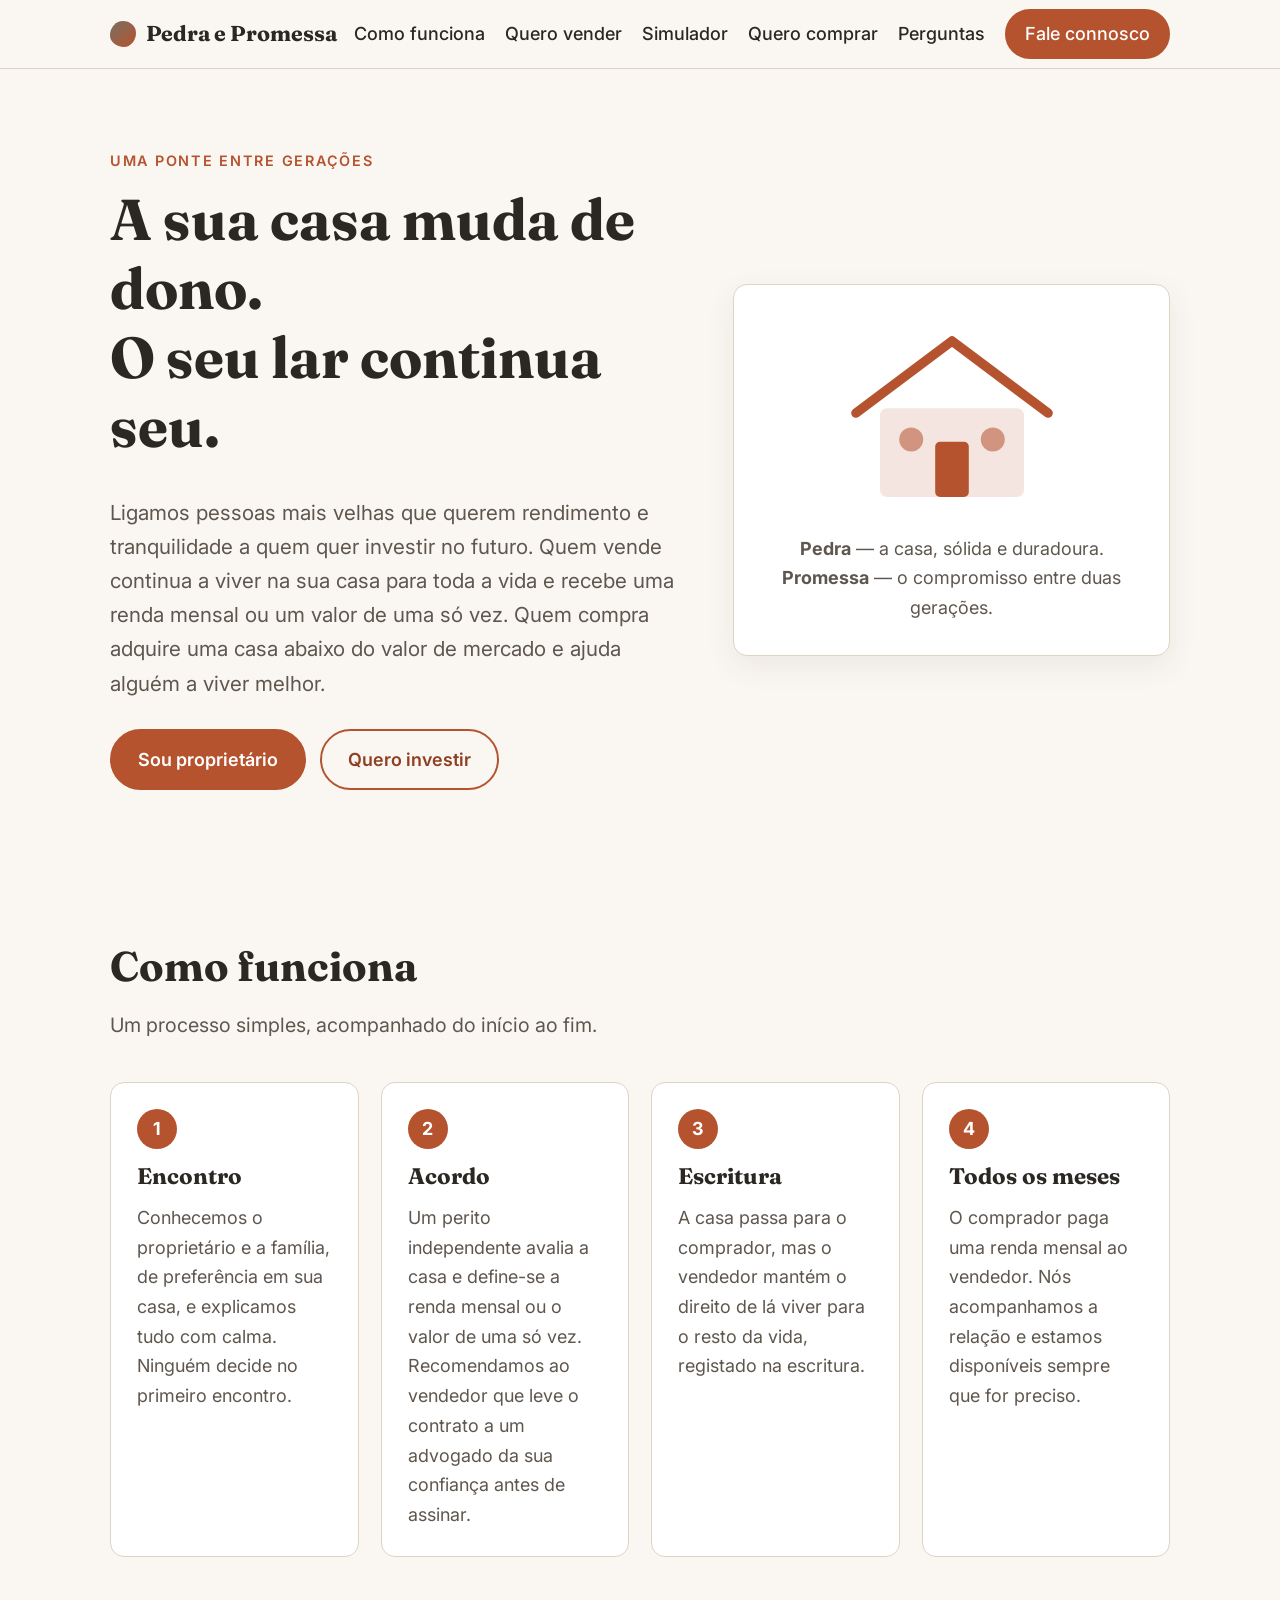
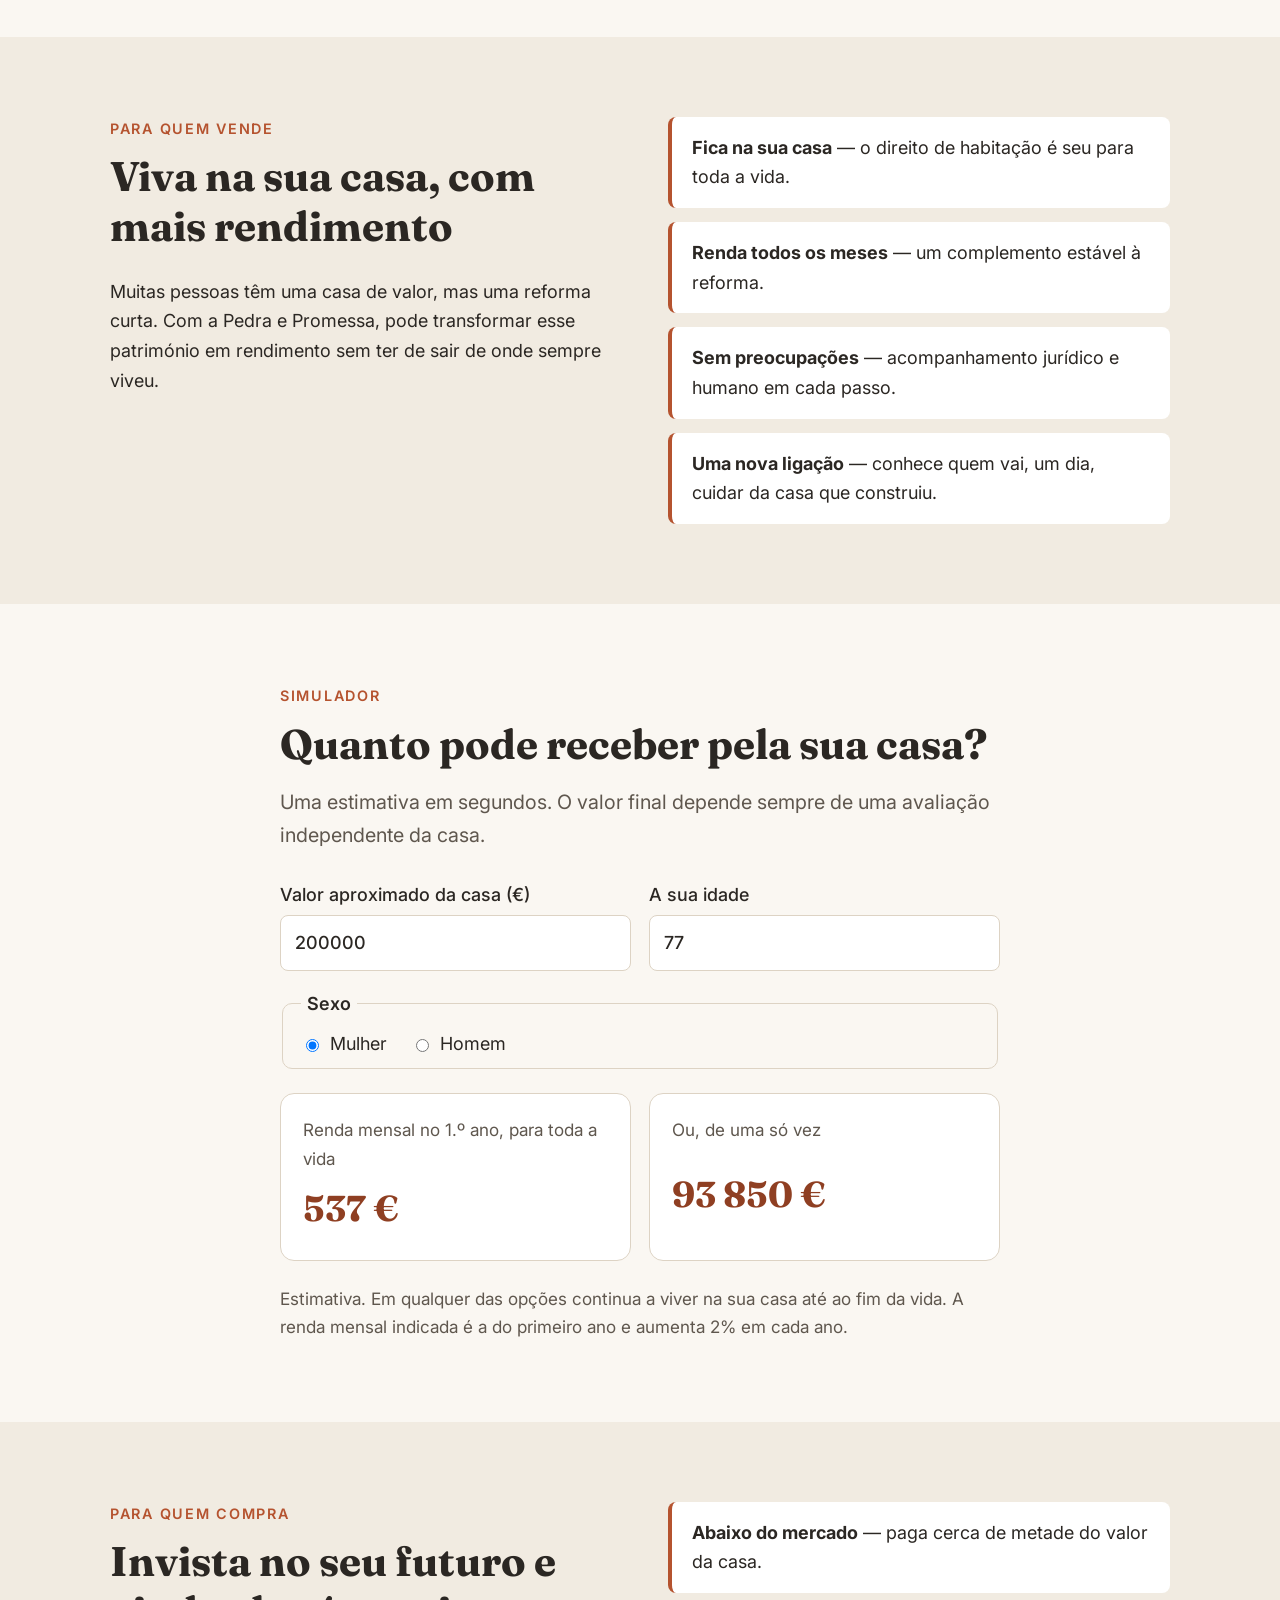
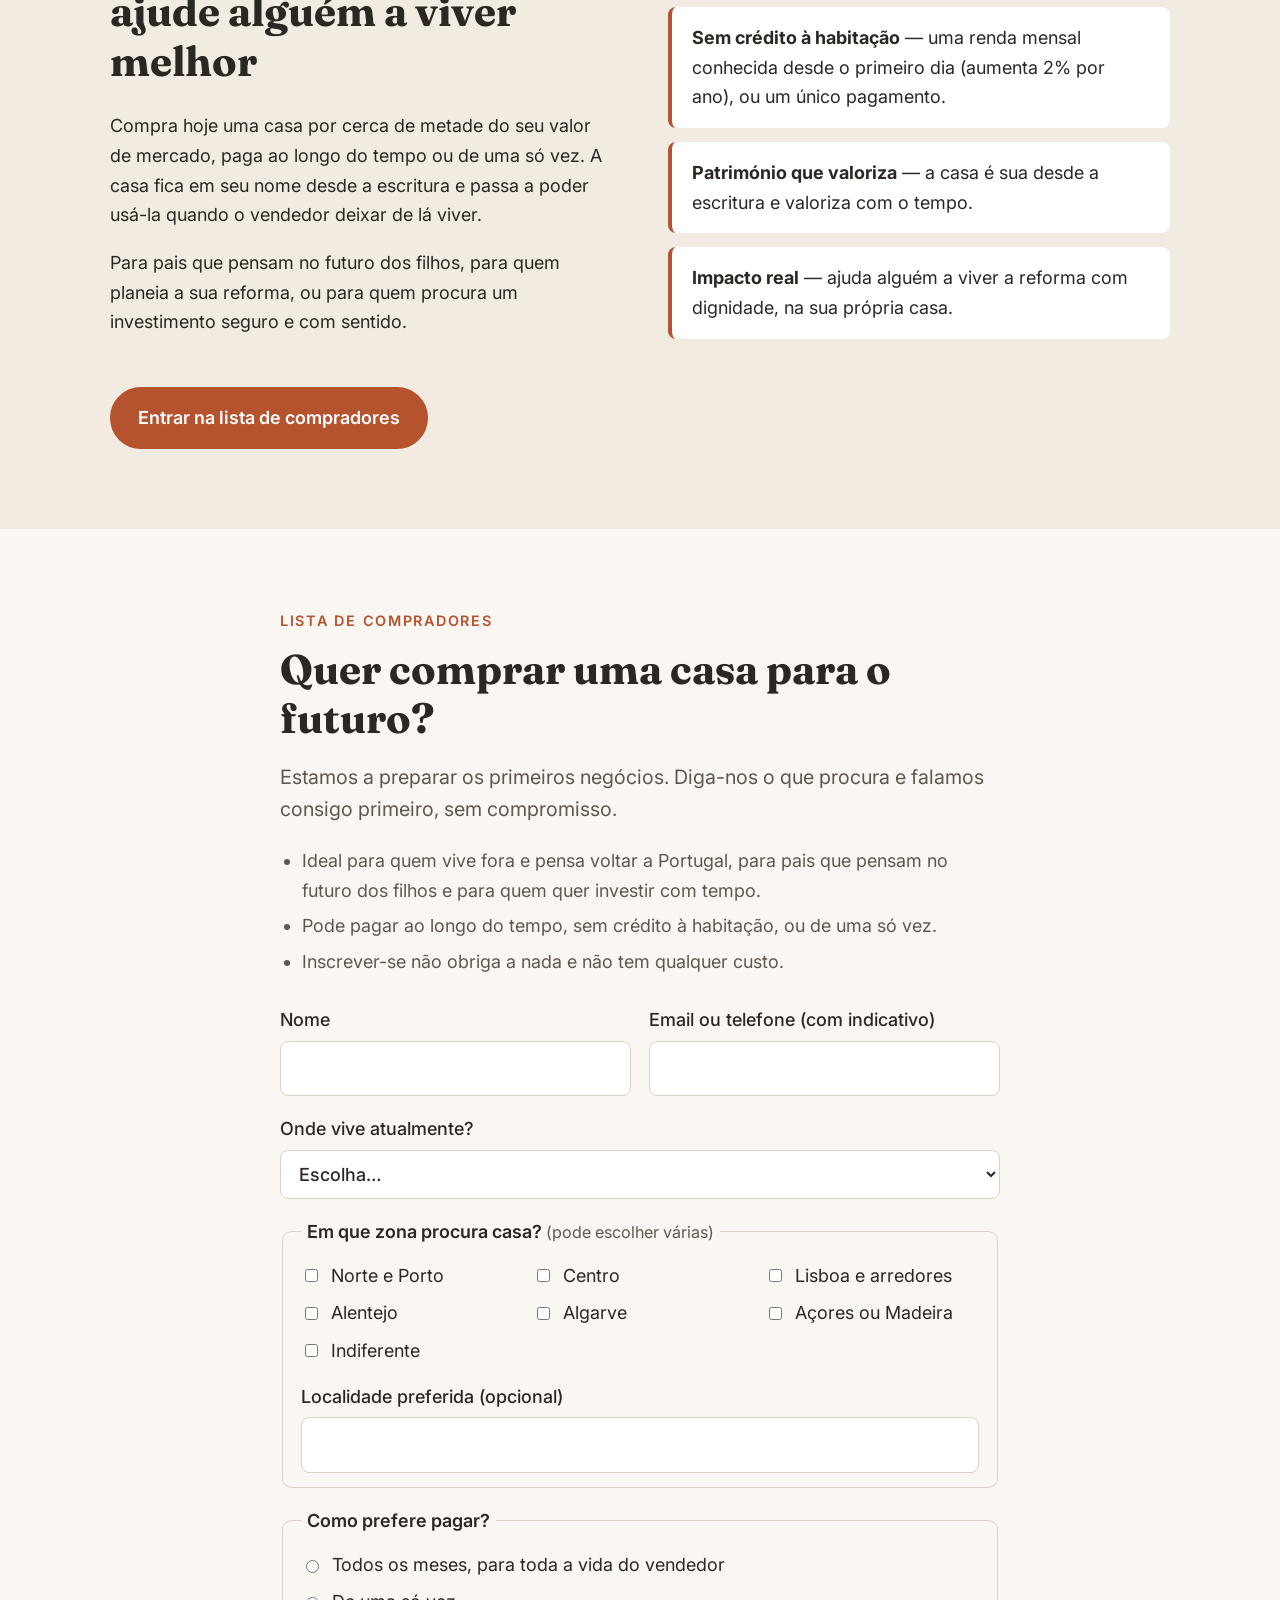
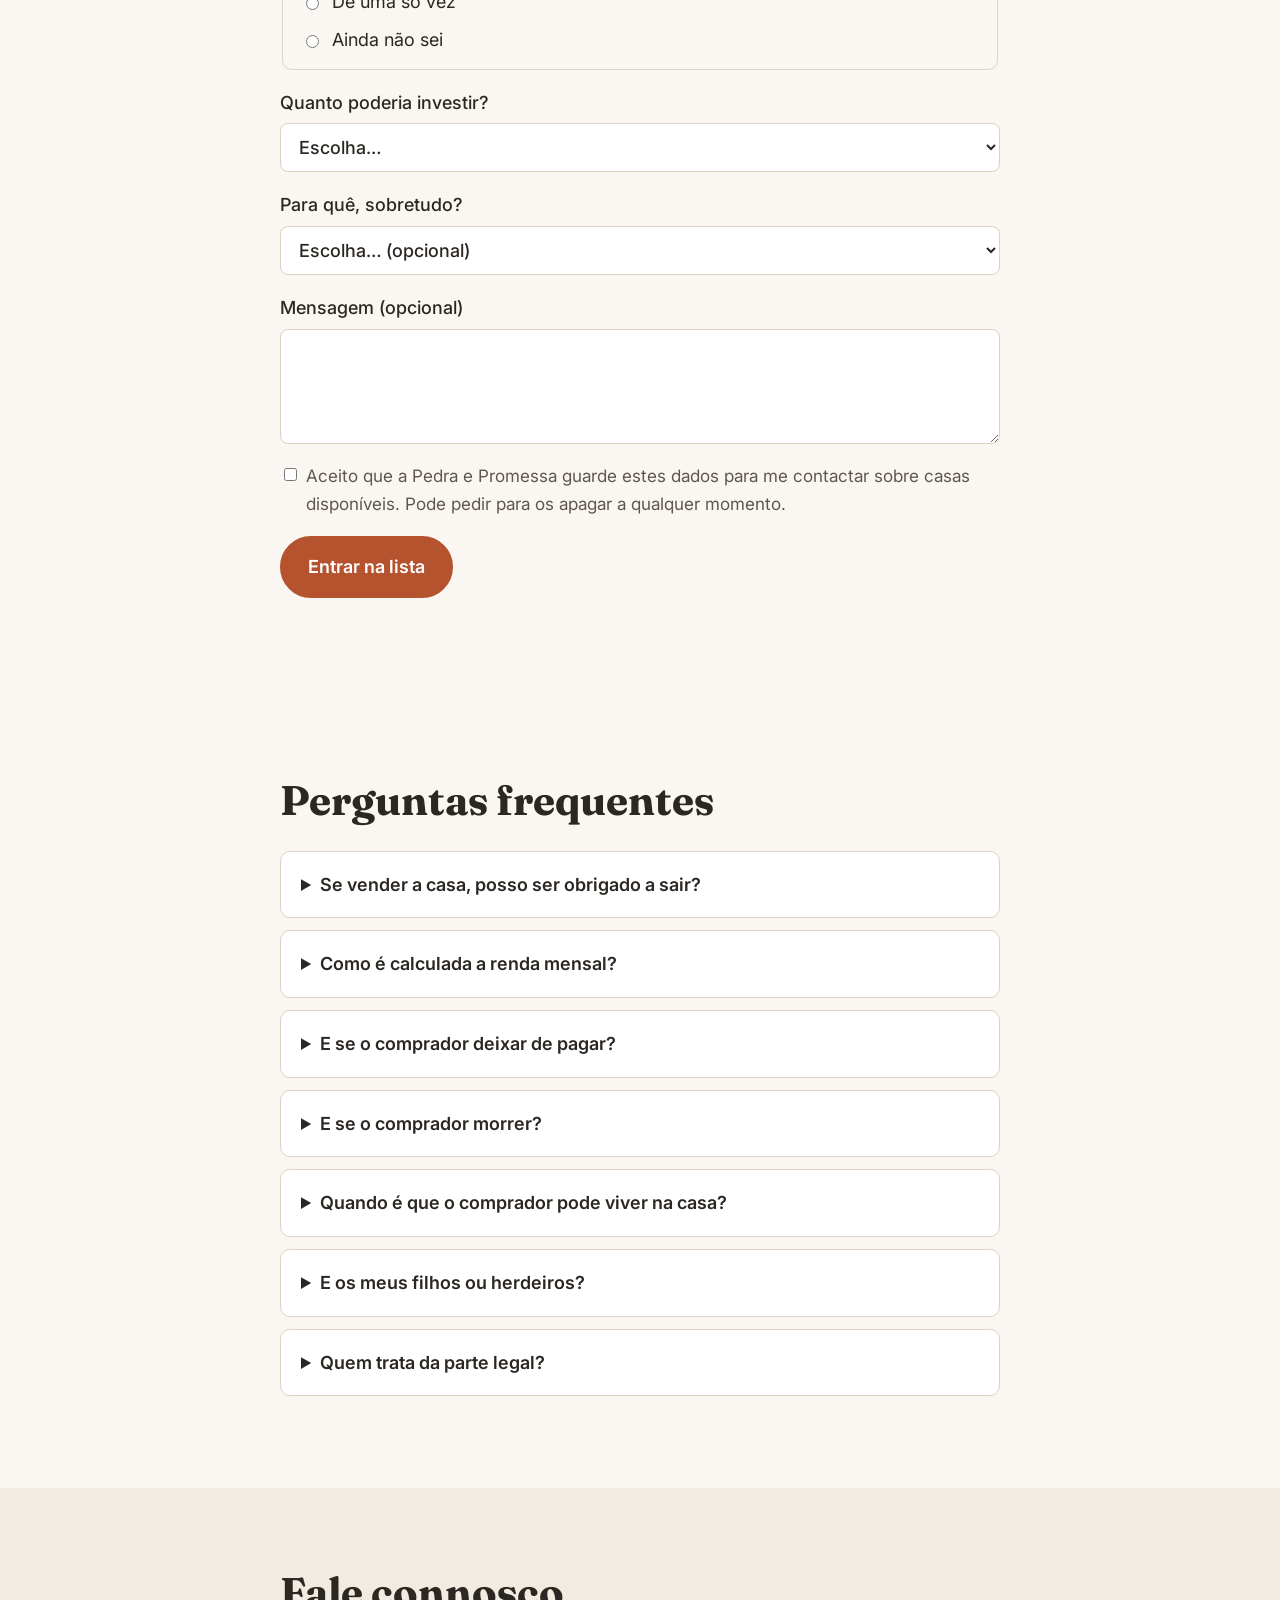
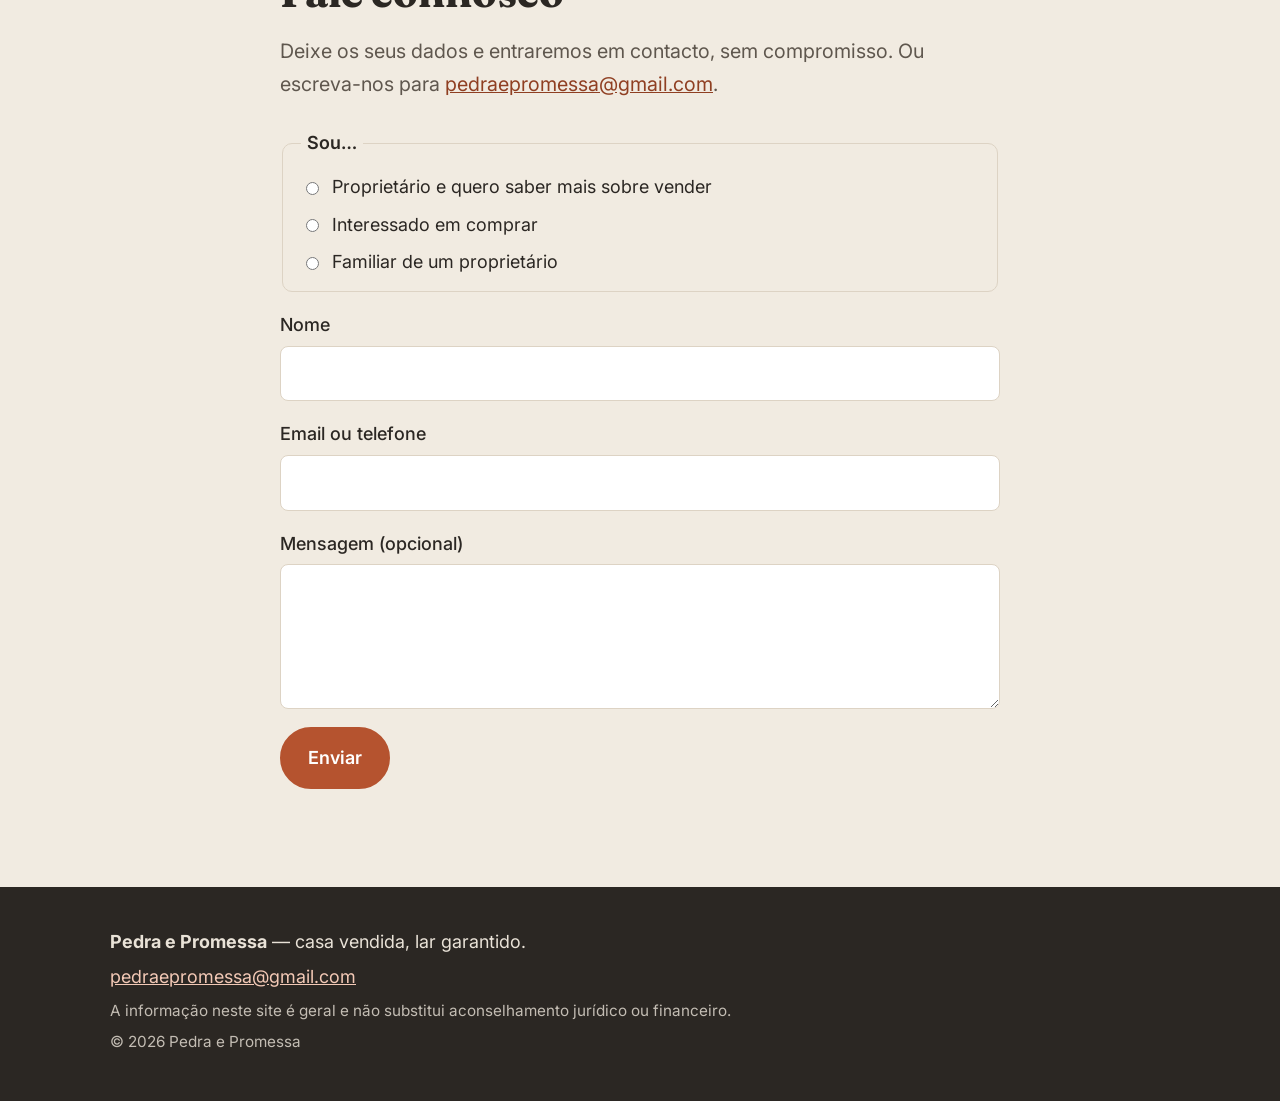
<file: index.html>
<!doctype html>
<html lang="pt-PT">
<head>
  <meta charset="utf-8">
  <meta name="viewport" content="width=device-width, initial-scale=1">
  <title>Pedra e Promessa — Casa vendida, lar garantido</title>
  <meta name="description" content="Pedra e Promessa liga gerações: pessoas mais velhas vendem a casa a jovens, mantêm o direito de lá viver e recebem uma renda mensal.">
  <link rel="preconnect" href="https://fonts.googleapis.com">
  <link rel="preconnect" href="https://fonts.gstatic.com" crossorigin>
  <link href="https://fonts.googleapis.com/css2?family=Fraunces:opsz,wght@9..144,500;9..144,700&family=Inter:wght@400;500;600&display=swap" rel="stylesheet">
  <link rel="stylesheet" href="styles.css">
</head>
<body>
  <a class="skip-link" href="#conteudo">Saltar para o conteúdo</a>

  <header class="site-header">
    <div class="container header-inner">
      <a href="#" class="logo" aria-label="Pedra e Promessa — início">
        <span class="logo-mark" aria-hidden="true"></span>
        Pedra e Promessa
      </a>
      <button class="nav-toggle" aria-expanded="false" aria-controls="nav">Menu</button>
      <nav id="nav" class="site-nav">
        <a href="#como-funciona">Como funciona</a>
        <a href="#vender">Quero vender</a>
        <a href="#simulador">Simulador</a>
        <a href="#comprar">Quero comprar</a>
        <a href="#perguntas">Perguntas</a>
        <a href="#contacto" class="btn btn-small">Fale connosco</a>
      </nav>
    </div>
  </header>

  <main id="conteudo">
    <section class="hero">
      <div class="container hero-inner">
        <div>
          <p class="eyebrow">Uma ponte entre gerações</p>
          <h1>A sua casa muda de dono.<br>O seu lar continua seu.</h1>
          <p class="lead">
            Ligamos pessoas mais velhas que querem rendimento e tranquilidade a quem quer
            investir no futuro. Quem vende continua a viver na sua casa para toda a vida e
            recebe uma renda mensal ou um valor de uma só vez. Quem compra adquire uma casa
            abaixo do valor de mercado e ajuda alguém a viver melhor.
          </p>
          <div class="hero-actions">
            <a href="#vender" class="btn">Sou proprietário</a>
            <a href="#comprar" class="btn btn-outline">Quero investir</a>
          </div>
        </div>
        <figure class="hero-card" aria-hidden="true">
          <div class="hero-house">
            <svg viewBox="0 0 200 160" role="img">
              <path d="M20 80 L100 20 L180 80" fill="none" stroke="currentColor" stroke-width="8" stroke-linejoin="round" stroke-linecap="round"/>
              <rect x="40" y="76" width="120" height="74" rx="6" fill="currentColor" opacity=".15"/>
              <rect x="86" y="104" width="28" height="46" rx="4" fill="currentColor"/>
              <circle cx="66" cy="102" r="10" fill="currentColor" opacity=".55"/>
              <circle cx="134" cy="102" r="10" fill="currentColor" opacity=".55"/>
            </svg>
          </div>
          <p><strong>Pedra</strong> — a casa, sólida e duradoura.<br><strong>Promessa</strong> — o compromisso entre duas gerações.</p>
        </figure>
      </div>
    </section>

    <section id="como-funciona" class="section">
      <div class="container">
        <h2>Como funciona</h2>
        <p class="section-lead">Um processo simples, acompanhado do início ao fim.</p>
        <ol class="steps">
          <li>
            <span class="step-num">1</span>
            <h3>Encontro</h3>
            <p>Conhecemos o proprietário e a família, de preferência em sua casa, e explicamos tudo com calma. Ninguém decide no primeiro encontro.</p>
          </li>
          <li>
            <span class="step-num">2</span>
            <h3>Acordo</h3>
            <p>Um perito independente avalia a casa e define-se a renda mensal ou o valor de uma só vez. Recomendamos ao vendedor que leve o contrato a um advogado da sua confiança antes de assinar.</p>
          </li>
          <li>
            <span class="step-num">3</span>
            <h3>Escritura</h3>
            <p>A casa passa para o comprador, mas o vendedor mantém o direito de lá viver para o resto da vida, registado na escritura.</p>
          </li>
          <li>
            <span class="step-num">4</span>
            <h3>Todos os meses</h3>
            <p>O comprador paga uma renda mensal ao vendedor. Nós acompanhamos a relação e estamos disponíveis sempre que for preciso.</p>
          </li>
        </ol>
      </div>
    </section>

    <section id="vender" class="section section-alt">
      <div class="container split">
        <div>
          <p class="eyebrow">Para quem vende</p>
          <h2>Viva na sua casa, com mais rendimento</h2>
          <p>Muitas pessoas têm uma casa de valor, mas uma reforma curta. Com a Pedra e Promessa, pode transformar esse património em rendimento sem ter de sair de onde sempre viveu.</p>
        </div>
        <ul class="benefits">
          <li><strong>Fica na sua casa</strong> — o direito de habitação é seu para toda a vida.</li>
          <li><strong>Renda todos os meses</strong> — um complemento estável à reforma.</li>
          <li><strong>Sem preocupações</strong> — acompanhamento jurídico e humano em cada passo.</li>
          <li><strong>Uma nova ligação</strong> — conhece quem vai, um dia, cuidar da casa que construiu.</li>
        </ul>
      </div>
    </section>

    <section id="simulador" class="section">
      <div class="container narrow">
        <p class="eyebrow">Simulador</p>
        <h2>Quanto pode receber pela sua casa?</h2>
        <p class="section-lead">Uma estimativa em segundos. O valor final depende sempre de uma avaliação independente da casa.</p>
        <form class="sim" id="sim" novalidate>
          <div class="sim-fields">
            <label>Valor aproximado da casa (€)
              <input type="number" id="sim-valor" name="valor" min="20000" max="5000000" step="5000" value="200000" inputmode="numeric">
            </label>
            <label>A sua idade
              <input type="number" id="sim-idade" name="idade" min="65" max="100" value="77" inputmode="numeric">
            </label>
            <fieldset class="sim-sexo">
              <legend>Sexo</legend>
              <label><input type="radio" name="sexo" value="F" checked> Mulher</label>
              <label><input type="radio" name="sexo" value="M"> Homem</label>
            </fieldset>
          </div>
          <div class="sim-result" aria-live="polite">
            <div class="sim-card">
              <span class="sim-label">Renda mensal no 1.º ano, para toda a vida</span>
              <strong class="sim-value" id="sim-mensal">—</strong>
            </div>
            <div class="sim-card">
              <span class="sim-label">Ou, de uma só vez</span>
              <strong class="sim-value" id="sim-imediato">—</strong>
            </div>
          </div>
          <p class="sim-note" id="sim-note">Em qualquer das opções continua a viver na sua casa até ao fim da vida.</p>
        </form>
      </div>
    </section>

    <section id="comprar" class="section section-alt">
      <div class="container split">
        <div>
          <p class="eyebrow">Para quem compra</p>
          <h2>Invista no seu futuro e ajude alguém a viver melhor</h2>
          <p>Compra hoje uma casa por cerca de metade do seu valor de mercado, paga ao longo do tempo ou de uma só vez. A casa fica em seu nome desde a escritura e passa a poder usá-la quando o vendedor deixar de lá viver.</p>
          <p>Para pais que pensam no futuro dos filhos, para quem planeia a sua reforma, ou para quem procura um investimento seguro e com sentido.</p>
        </div>
        <ul class="benefits">
          <li><strong>Abaixo do mercado</strong> — paga cerca de metade do valor da casa.</li>
          <li><strong>Sem crédito à habitação</strong> — uma renda mensal conhecida desde o primeiro dia (aumenta 2% por ano), ou um único pagamento.</li>
          <li><strong>Património que valoriza</strong> — a casa é sua desde a escritura e valoriza com o tempo.</li>
          <li><strong>Impacto real</strong> — ajuda alguém a viver a reforma com dignidade, na sua própria casa.</li>
        </ul>
      </div>
      <div class="container">
        <p class="split-cta"><a href="#lista-compradores" class="btn">Entrar na lista de compradores</a></p>
      </div>
    </section>

    <section id="lista-compradores" class="section">
      <div class="container narrow">
        <p class="eyebrow">Lista de compradores</p>
        <h2>Quer comprar uma casa para o futuro?</h2>
        <p class="section-lead">Estamos a preparar os primeiros negócios. Diga-nos o que procura e falamos consigo primeiro, sem compromisso.</p>
        <ul class="waitlist-points">
          <li>Ideal para quem vive fora e pensa voltar a Portugal, para pais que pensam no futuro dos filhos e para quem quer investir com tempo.</li>
          <li>Pode pagar ao longo do tempo, sem crédito à habitação, ou de uma só vez.</li>
          <li>Inscrever-se não obriga a nada e não tem qualquer custo.</li>
        </ul>

        <form class="contact-form waitlist-form" id="waitlist-form" novalidate>
          <div class="form-row">
            <label>Nome
              <input type="text" name="nome" autocomplete="name" required>
            </label>
            <label>Email ou telefone (com indicativo)
              <input type="text" name="contacto" autocomplete="email" required>
            </label>
          </div>

          <label>Onde vive atualmente?
            <select name="pais" required>
              <option value="">Escolha…</option>
              <option>Portugal</option>
              <option>Países Baixos</option>
              <option>França</option>
              <option>Suíça</option>
              <option>Luxemburgo</option>
              <option>Alemanha</option>
              <option>Reino Unido</option>
              <option>Outro país</option>
            </select>
          </label>

          <fieldset class="role">
            <legend>Em que zona procura casa? <span class="hint">(pode escolher várias)</span></legend>
            <div class="check-grid">
              <label><input type="checkbox" name="zona" value="Norte e Porto"> Norte e Porto</label>
              <label><input type="checkbox" name="zona" value="Centro"> Centro</label>
              <label><input type="checkbox" name="zona" value="Lisboa e arredores"> Lisboa e arredores</label>
              <label><input type="checkbox" name="zona" value="Alentejo"> Alentejo</label>
              <label><input type="checkbox" name="zona" value="Algarve"> Algarve</label>
              <label><input type="checkbox" name="zona" value="Ilhas"> Açores ou Madeira</label>
              <label><input type="checkbox" name="zona" value="Indiferente"> Indiferente</label>
            </div>
            <label class="inline-text">Localidade preferida (opcional)
              <input type="text" name="localidade">
            </label>
          </fieldset>

          <fieldset class="role">
            <legend>Como prefere pagar?</legend>
            <label><input type="radio" name="pagamento" value="mensal" required> Todos os meses, para toda a vida do vendedor</label>
            <label><input type="radio" name="pagamento" value="imediato"> De uma só vez</label>
            <label><input type="radio" name="pagamento" value="indeciso"> Ainda não sei</label>
          </fieldset>

          <label>Quanto poderia investir?
            <select name="orcamento" required>
              <option value="">Escolha…</option>
              <optgroup label="Por mês">
                <option>Até 400 € por mês</option>
                <option>400 a 700 € por mês</option>
                <option>700 a 1.000 € por mês</option>
                <option>Mais de 1.000 € por mês</option>
              </optgroup>
              <optgroup label="De uma só vez">
                <option>Até 75.000 €</option>
                <option>75.000 a 150.000 €</option>
                <option>150.000 a 250.000 €</option>
                <option>Mais de 250.000 €</option>
              </optgroup>
            </select>
          </label>

          <label>Para quê, sobretudo?
            <select name="objetivo">
              <option value="">Escolha… (opcional)</option>
              <option>Uma casa para a minha reforma</option>
              <option>Uma casa para os meus filhos</option>
              <option>Investimento</option>
              <option>Outro</option>
            </select>
          </label>

          <label>Mensagem (opcional)
            <textarea name="mensagem" rows="3"></textarea>
          </label>

          <label class="consent"><input type="checkbox" name="consentimento" required> Aceito que a Pedra e Promessa guarde estes dados para me contactar sobre casas disponíveis. Pode pedir para os apagar a qualquer momento.</label>

          <button type="submit" class="btn">Entrar na lista</button>
          <p class="form-status" role="status" aria-live="polite"></p>
        </form>
      </div>
    </section>

    <section id="perguntas" class="section">
      <div class="container narrow">
        <h2>Perguntas frequentes</h2>
        <details>
          <summary>Se vender a casa, posso ser obrigado a sair?</summary>
          <p>Não. O direito de continuar a viver na casa fica registado na escritura e acompanha o imóvel, mesmo que este volte a ser vendido.</p>
        </details>
        <details>
          <summary>Como é calculada a renda mensal?</summary>
          <p>Depende do valor da casa e da idade do vendedor. Ao longo da vida esperada do vendedor, o comprador paga cerca de metade do valor da casa. A renda aumenta 2% todos os anos. A proposta parte sempre de uma avaliação independente.</p>
        </details>
        <details>
          <summary>E se o comprador deixar de pagar?</summary>
          <p>Se faltarem 5 rendas e a dívida não for paga depois de aviso, o vendedor pode recuperar a casa por inteiro. Nesse caso devolve apenas uma pequena parte das rendas do último ano, em prestações.</p>
        </details>
        <details>
          <summary>E se o comprador morrer?</summary>
          <p>Os herdeiros do comprador têm 90 dias para decidir se continuam a pagar a renda. Se não continuarem, a casa volta para o vendedor.</p>
        </details>
        <details>
          <summary>Quando é que o comprador pode viver na casa?</summary>
          <p>Quando o vendedor deixar de lá viver — por escolha própria ou após o seu falecimento. Até lá, a casa continua a ser o lar do vendedor.</p>
        </details>
        <details>
          <summary>E os meus filhos ou herdeiros?</summary>
          <p>Recomendamos que a família participe na conversa desde o início. A decisão é sempre do proprietário, mas a transparência evita conflitos futuros.</p>
        </details>
        <details>
          <summary>Quem trata da parte legal?</summary>
          <p>Os contratos são preparados pelo nosso advogado e a escritura é feita num notário. Recomendamos sempre ao vendedor que tenha o seu próprio advogado, escolhido por si, para rever tudo antes de assinar. O comprador também pode ter o seu.</p>
        </details>
      </div>
    </section>

    <section id="contacto" class="section section-alt">
      <div class="container narrow">
        <h2>Fale connosco</h2>
        <p class="section-lead">Deixe os seus dados e entraremos em contacto, sem compromisso. Ou escreva-nos para <a href="mailto:pedraepromessa@gmail.com">pedraepromessa@gmail.com</a>.</p>
        <form class="contact-form" id="contact-form" novalidate>
          <fieldset class="role">
            <legend>Sou…</legend>
            <label><input type="radio" name="perfil" value="vender" required> Proprietário e quero saber mais sobre vender</label>
            <label><input type="radio" name="perfil" value="comprar"> Interessado em comprar</label>
            <label><input type="radio" name="perfil" value="familiar"> Familiar de um proprietário</label>
          </fieldset>
          <label>Nome
            <input type="text" name="nome" autocomplete="name" required>
          </label>
          <label>Email ou telefone
            <input type="text" name="contacto" autocomplete="email" required>
          </label>
          <label>Mensagem (opcional)
            <textarea name="mensagem" rows="4"></textarea>
          </label>
          <button type="submit" class="btn">Enviar</button>
          <p class="form-status" role="status" aria-live="polite"></p>
        </form>
      </div>
    </section>
  </main>

  <footer class="site-footer">
    <div class="container">
      <p><strong>Pedra e Promessa</strong> — casa vendida, lar garantido.</p>
      <p><a class="footer-link" href="mailto:pedraepromessa@gmail.com">pedraepromessa@gmail.com</a></p>
      <p class="small">A informação neste site é geral e não substitui aconselhamento jurídico ou financeiro.</p>
      <p class="small">© <span id="year"></span> Pedra e Promessa</p>
    </div>
  </footer>

  <script src="script.js"></script>
</body>
</html>
</file>
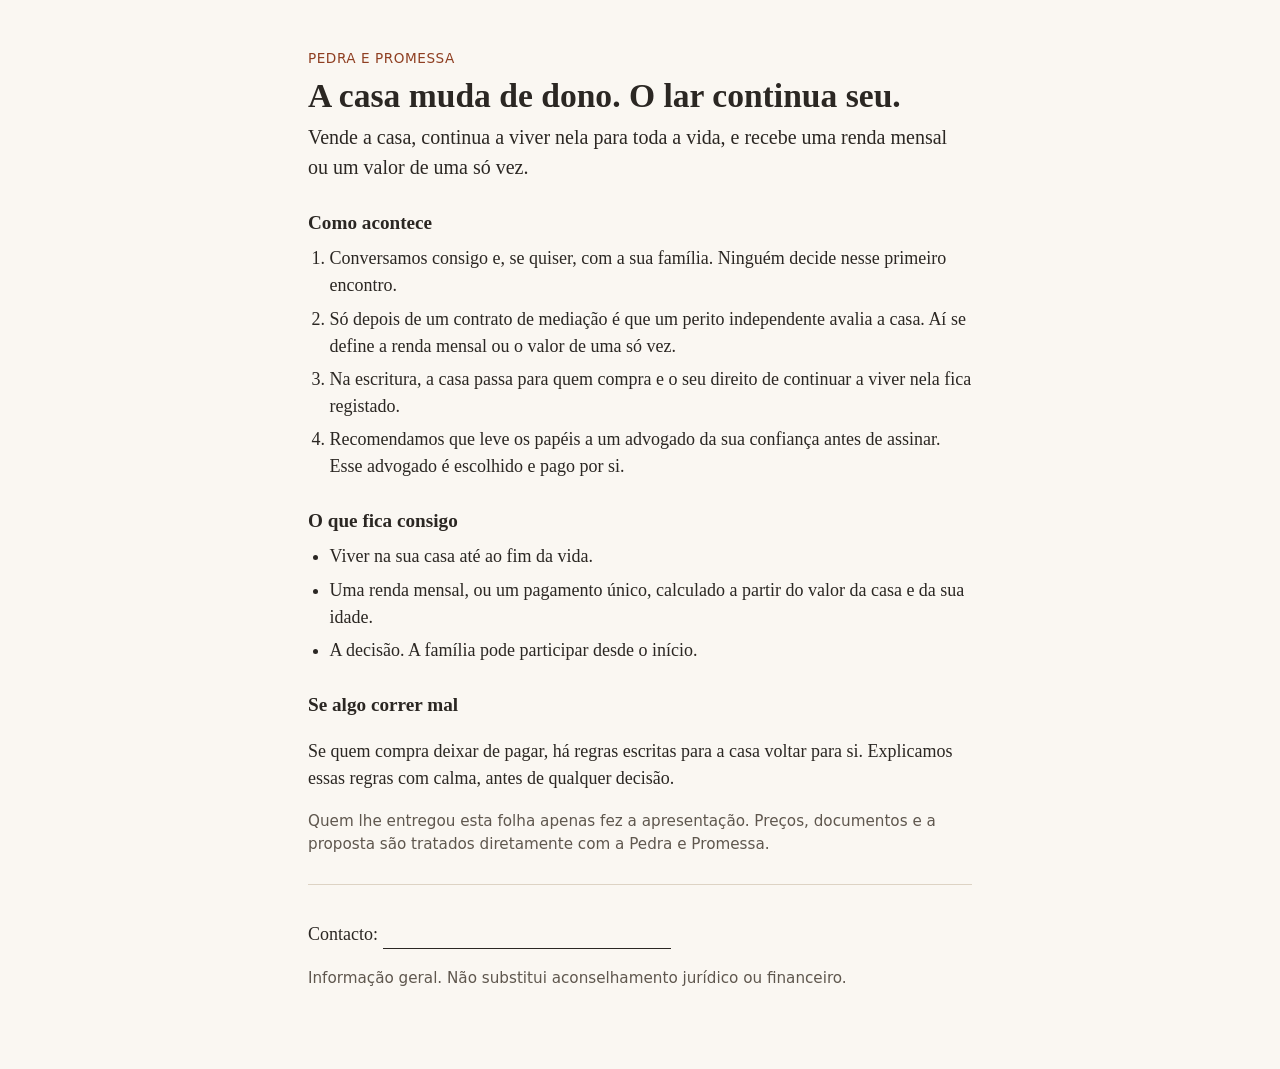
<file: Sales/one-pager.html>
<!doctype html>
<html lang="pt-PT">
<head>
  <meta charset="utf-8">
  <meta name="viewport" content="width=device-width, initial-scale=1">
  <title>Pedra e Promessa — para quem vende</title>
  <style>
    :root {
      --text: #2b2723;
      --muted: #5f574e;
      --accent: #8f3f22;
      --bg: #faf7f2;
      --line: #ddd3c4;
    }
    * { box-sizing: border-box; }
    body {
      margin: 0;
      background: var(--bg);
      color: var(--text);
      font-family: Georgia, "Times New Roman", serif;
      font-size: 18px;
      line-height: 1.5;
    }
    main {
      max-width: 720px;
      margin: 0 auto;
      padding: 48px 28px 64px;
    }
    h1 {
      font-size: 2.1rem;
      line-height: 1.15;
      margin: 0 0 0.2em;
    }
    .brand {
      letter-spacing: 0.04em;
      text-transform: uppercase;
      font-family: system-ui, sans-serif;
      font-size: 0.85rem;
      color: var(--accent);
      margin: 0 0 0.6em;
    }
    .lead { font-size: 1.25rem; margin: 0 0 1.2em; }
    h2 {
      font-size: 1.2rem;
      margin: 1.4em 0 0.4em;
    }
    ol, ul { margin: 0; padding-left: 1.2em; }
    li { margin: 0.35em 0; }
    .quiet {
      color: var(--muted);
      font-family: system-ui, sans-serif;
      font-size: 0.95rem;
    }
    .contact {
      margin-top: 1.6em;
      padding-top: 1em;
      border-top: 1px solid var(--line);
    }
    .blank {
      display: inline-block;
      min-width: 16em;
      border-bottom: 1px solid var(--text);
    }
    @media print {
      body { background: #fff; }
      main { padding: 0; }
    }
  </style>
</head>
<body>
  <main>
    <p class="brand">Pedra e Promessa</p>
    <h1>A casa muda de dono. O lar continua seu.</h1>
    <p class="lead">Vende a casa, continua a viver nela para toda a vida, e recebe uma renda mensal ou um valor de uma só vez.</p>

    <h2>Como acontece</h2>
    <ol>
      <li>Conversamos consigo e, se quiser, com a sua família. Ninguém decide nesse primeiro encontro.</li>
      <li>Só depois de um contrato de mediação é que um perito independente avalia a casa. Aí se define a renda mensal ou o valor de uma só vez.</li>
      <li>Na escritura, a casa passa para quem compra e o seu direito de continuar a viver nela fica registado.</li>
      <li>Recomendamos que leve os papéis a um advogado da sua confiança antes de assinar. Esse advogado é escolhido e pago por si.</li>
    </ol>

    <h2>O que fica consigo</h2>
    <ul>
      <li>Viver na sua casa até ao fim da vida.</li>
      <li>Uma renda mensal, ou um pagamento único, calculado a partir do valor da casa e da sua idade.</li>
      <li>A decisão. A família pode participar desde o início.</li>
    </ul>

    <h2>Se algo correr mal</h2>
    <p>Se quem compra deixar de pagar, há regras escritas para a casa voltar para si. Explicamos essas regras com calma, antes de qualquer decisão.</p>

    <p class="quiet">Quem lhe entregou esta folha apenas fez a apresentação. Preços, documentos e a proposta são tratados diretamente com a Pedra e Promessa.</p>

    <div class="contact">
      <p>Contacto: <span class="blank">&nbsp;</span></p>
      <p class="quiet">Informação geral. Não substitui aconselhamento jurídico ou financeiro.</p>
    </div>
  </main>
</body>
</html>
</file>
<file: styles.css>
:root {
  --bg: #faf7f2;
  --bg-alt: #f1ebe1;
  --surface: #ffffff;
  --text: #2b2723;
  --muted: #5f574e;
  --stone: #7a6f63;
  --accent: #b5532f;       /* terracotta */
  --accent-dark: #8f3f22;
  --border: #ddd3c4;
  --radius: 14px;
  --max: 1100px;
  font-size: 18px;         /* larger base for readability */
}

*, *::before, *::after { box-sizing: border-box; }

body {
  margin: 0;
  font-family: "Inter", system-ui, sans-serif;
  line-height: 1.65;
  color: var(--text);
  background: var(--bg);
}

h1, h2, h3 {
  font-family: "Fraunces", Georgia, serif;
  line-height: 1.2;
  margin: 0 0 .6em;
}
h1 { font-size: clamp(2rem, 5vw, 3.2rem); }
h2 { font-size: clamp(1.6rem, 3.5vw, 2.3rem); }
h3 { font-size: 1.25rem; }

a { color: var(--accent-dark); }

.container { width: 100%; max-width: var(--max); margin: 0 auto; padding: 0 20px; }
.narrow { max-width: 760px; }

.skip-link {
  position: absolute; left: -9999px; top: 0;
  background: var(--accent); color: #fff; padding: 8px 14px; z-index: 100;
}
.skip-link:focus { left: 8px; top: 8px; }

/* Header */
.site-header {
  position: sticky; top: 0; z-index: 10;
  background: color-mix(in srgb, var(--bg) 92%, transparent);
  backdrop-filter: blur(6px);
  border-bottom: 1px solid var(--border);
}
.header-inner { display: flex; align-items: center; justify-content: space-between; min-height: 68px; gap: 16px; }
.logo {
  display: flex; align-items: center; gap: 10px;
  font-family: "Fraunces", Georgia, serif; font-weight: 700; font-size: 1.2rem;
  color: var(--text); text-decoration: none;
}
.logo-mark {
  width: 26px; height: 26px; border-radius: 50% 50% 46% 54% / 55% 45% 55% 45%;
  background: linear-gradient(135deg, var(--stone), var(--accent));
}
.site-nav { display: flex; align-items: center; gap: 20px; }
.site-nav a { text-decoration: none; color: var(--text); font-weight: 500; white-space: nowrap; }
.logo { white-space: nowrap; }
.site-nav a:hover { color: var(--accent); }
.nav-toggle { display: none; }

/* Buttons */
.btn {
  display: inline-block;
  background: var(--accent); color: #fff !important;
  padding: 14px 26px; border-radius: 999px; border: 2px solid var(--accent);
  font: inherit; font-weight: 600; text-decoration: none; cursor: pointer;
  transition: background .15s, border-color .15s;
}
.btn:hover { background: var(--accent-dark); border-color: var(--accent-dark); }
.btn-outline { background: transparent; color: var(--accent-dark) !important; }
.btn-outline:hover { background: var(--accent); color: #fff !important; }
.btn-small { padding: 8px 18px; }

:focus-visible { outline: 3px solid var(--accent); outline-offset: 3px; }

/* Hero */
.hero { padding: 80px 0 72px; }
.hero-inner { display: grid; grid-template-columns: 1.3fr 1fr; gap: 56px; align-items: center; }
.eyebrow {
  text-transform: uppercase; letter-spacing: .12em; font-size: .8rem;
  font-weight: 600; color: var(--accent); margin: 0 0 12px;
}
.lead { font-size: 1.15rem; color: var(--muted); max-width: 38em; }
.hero-actions { display: flex; flex-wrap: wrap; gap: 14px; margin-top: 28px; }
.hero-card {
  margin: 0; background: var(--surface); border: 1px solid var(--border);
  border-radius: var(--radius); padding: 32px; box-shadow: 0 10px 30px rgba(60, 40, 20, .08);
}
.hero-house { color: var(--accent); max-width: 240px; margin: 0 auto 16px; }
.hero-card p { margin: 0; color: var(--muted); text-align: center; }

/* Sections */
.section { padding: 80px 0; }
.section-alt { background: var(--bg-alt); }
.section-lead { color: var(--muted); font-size: 1.1rem; margin-top: -8px; }

.steps {
  list-style: none; padding: 0; margin: 40px 0 0;
  display: grid; grid-template-columns: repeat(4, 1fr); gap: 22px;
}
.steps li {
  background: var(--surface); border: 1px solid var(--border);
  border-radius: var(--radius); padding: 26px;
}
.steps p { margin: 0; color: var(--muted); }
.step-num {
  display: inline-grid; place-items: center; width: 40px; height: 40px;
  border-radius: 50%; background: var(--accent); color: #fff; font-weight: 700;
  margin-bottom: 14px;
}

.split { display: grid; grid-template-columns: 1fr 1fr; gap: 56px; align-items: start; }
.benefits { list-style: none; padding: 0; margin: 0; display: grid; gap: 14px; }
.benefits li {
  background: var(--surface); border-left: 4px solid var(--accent);
  border-radius: 8px; padding: 16px 20px;
}

/* FAQ */
details {
  background: var(--surface); border: 1px solid var(--border);
  border-radius: 10px; padding: 4px 20px; margin-bottom: 12px;
}
summary { cursor: pointer; font-weight: 600; padding: 14px 0; }
details p { margin: 0 0 16px; color: var(--muted); }

/* Form */
.contact-form { display: grid; gap: 18px; margin-top: 28px; }
.contact-form label { display: grid; gap: 6px; font-weight: 500; }
.contact-form input[type="text"], .contact-form textarea {
  font: inherit; padding: 12px 14px; border: 1px solid var(--border);
  border-radius: 8px; background: var(--surface); color: var(--text);
}
.role { border: 1px solid var(--border); border-radius: 10px; padding: 14px 18px; display: grid; gap: 8px; }
.role legend { font-weight: 600; padding: 0 6px; }
.role label { display: flex; gap: 10px; align-items: center; font-weight: 400; }
.contact-form .btn { justify-self: start; }
.contact-form select {
  font: inherit; padding: 12px 14px; border: 1px solid var(--border);
  border-radius: 8px; background: var(--surface); color: var(--text); width: 100%;
}

/* Buyer waiting list */
.split-cta { margin: 32px 0 0; }
.waitlist-points { margin: 20px 0 0; padding-left: 1.2em; color: var(--muted); }
.waitlist-points li { margin-bottom: 6px; }
.form-row { display: grid; grid-template-columns: 1fr 1fr; gap: 18px; }
.check-grid { display: grid; grid-template-columns: repeat(auto-fill, minmax(200px, 1fr)); gap: 8px 18px; }
.role .inline-text { display: grid; gap: 6px; font-weight: 500; margin-top: 8px; }
.hint { font-weight: 400; color: var(--muted); font-size: .9rem; }
.consent { display: flex !important; gap: 10px; align-items: flex-start; font-weight: 400 !important; font-size: .95rem; color: var(--muted); }
.consent input { margin-top: 6px; flex: none; }
@media (max-width: 720px) {
  .form-row { grid-template-columns: 1fr; }
}
.form-status { margin: 0; font-weight: 500; }
.form-status.error { color: #a32020; }
.form-status.ok { color: #2f6b3a; }

/* Simulator */
.sim { display: grid; gap: 24px; margin-top: 28px; }
.sim-fields { display: grid; grid-template-columns: 1fr 1fr; gap: 18px; }
.sim-fields label { display: grid; gap: 6px; font-weight: 500; }
.sim-fields input[type="number"] {
  font: inherit; padding: 12px 14px; border: 1px solid var(--border);
  border-radius: 8px; background: var(--surface); color: var(--text);
}
.sim-sexo {
  grid-column: 1 / -1; border: 1px solid var(--border); border-radius: 10px;
  padding: 10px 18px; display: flex; gap: 24px; flex-wrap: wrap;
}
.sim-sexo legend { font-weight: 600; padding: 0 6px; }
.sim-sexo label { display: flex; gap: 8px; align-items: center; font-weight: 400; }
.sim-result { display: grid; grid-template-columns: 1fr 1fr; gap: 18px; }
.sim-card {
  background: var(--surface); border: 1px solid var(--border); border-radius: var(--radius);
  padding: 22px; display: grid; gap: 6px;
}
.sim-label { color: var(--muted); font-size: .95rem; }
.sim-value {
  font-family: "Fraunces", Georgia, serif; font-size: 2rem; color: var(--accent-dark);
  font-variant-numeric: tabular-nums;
}
.sim-note { margin: 0; color: var(--muted); font-size: .95rem; }

@media (max-width: 720px) {
  .sim-fields, .sim-result { grid-template-columns: 1fr; }
}

/* Footer */
.site-footer { background: #2b2723; color: #e9e2d7; padding: 40px 0; }
.site-footer p { margin: 0 0 6px; }
.footer-link { color: #f3c9b6; }
.small { font-size: .85rem; opacity: .8; }

/* Responsive */
@media (max-width: 900px) {
  .steps { grid-template-columns: 1fr 1fr; }
  .hero-inner, .split { grid-template-columns: 1fr; gap: 32px; }
}
@media (max-width: 1000px) {
  .nav-toggle {
    display: block; font: inherit; font-weight: 600; background: none;
    border: 2px solid var(--border); border-radius: 8px; padding: 6px 14px; cursor: pointer; color: var(--text);
  }
  .site-nav {
    display: none; position: absolute; top: 68px; left: 0; right: 0;
    flex-direction: column; align-items: stretch; gap: 0;
    background: var(--bg); border-bottom: 1px solid var(--border); padding: 8px 20px 16px;
  }
  .site-nav.open { display: flex; }
  .site-nav a { padding: 12px 0; }
  .site-nav .btn { text-align: center; margin-top: 8px; }
}
@media (max-width: 720px) {
  .steps { grid-template-columns: 1fr; }
  .hero, .section { padding: 56px 0; }
}
</file>
